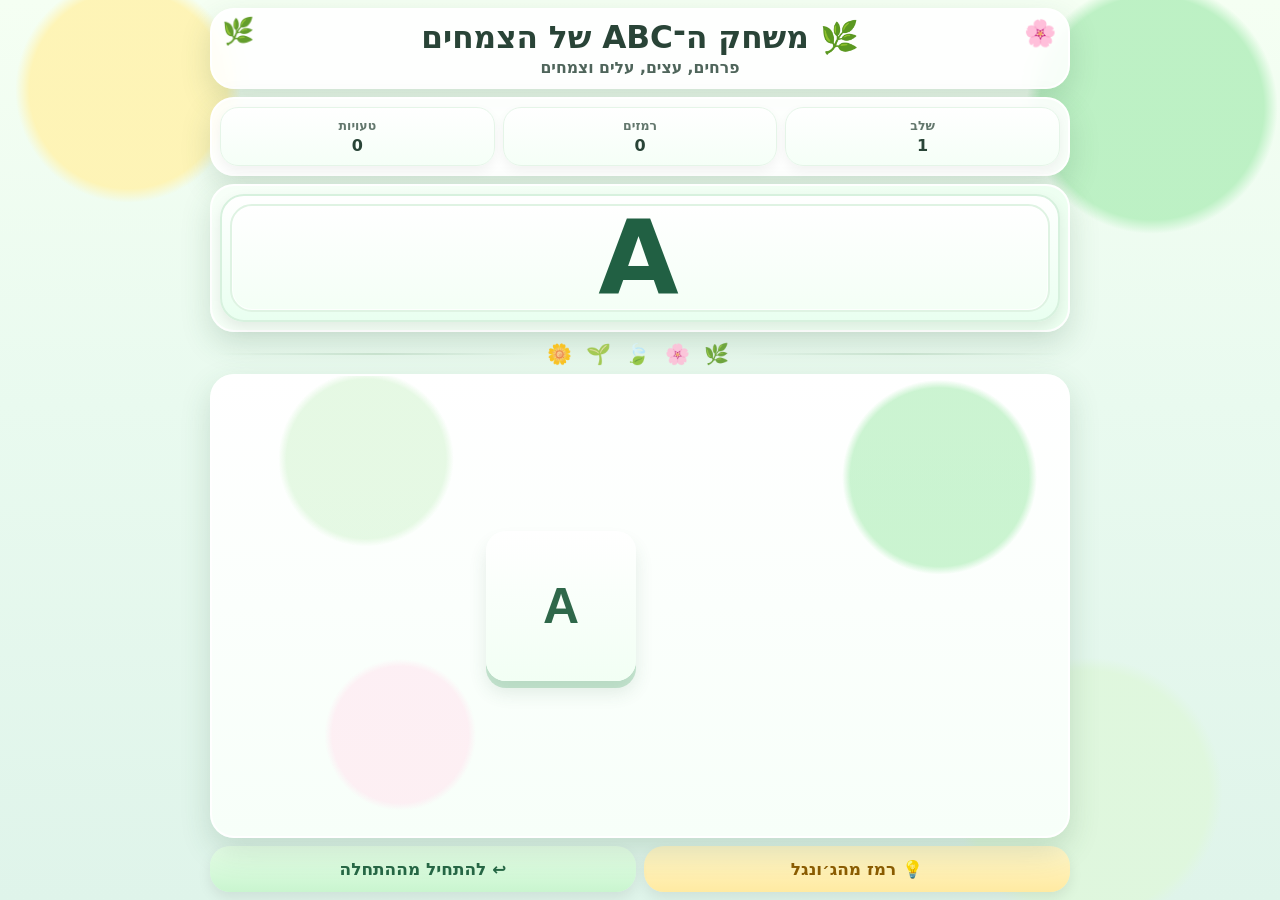
<file: abc-game/index.html>
<!DOCTYPE html> <html lang="he" dir="rtl"> <head> <meta charset="UTF-8" /> <meta name="viewport" content="width=device-width, initial-scale=1, viewport-fit=cover" /> <title>משחק ה-ABC של הצמחים</title> <style> :root{ --ink:#294437; --green:#2f9e63; --green2:#56c27e; --soft:#ecfff0; --soft2:#d8f5df; --bg1:#f5fff3; --bg2:#dff4ea; --shadow:0 12px 30px rgba(52,98,68,.18); } *{box-sizing:border-box;-webkit-tap-highlight-color:transparent} html,body{ margin:0; width:100%; height:100%; overflow:hidden; font-family:system-ui,-apple-system,"Segoe UI",Arial,sans-serif; color:var(--ink); background: radial-gradient(circle at 10% 10%, rgba(255,243,176,.9) 0 7%, transparent 8%), radial-gradient(circle at 90% 12%, rgba(186,240,194,.95) 0 8%, transparent 9%), radial-gradient(circle at 85% 88%, rgba(223,247,221,.95) 0 9%, transparent 10%), linear-gradient(180deg,var(--bg1) 0%, #e9faef 45%, var(--bg2) 100%); } body{ padding: max(8px, env(safe-area-inset-top)) max(8px, env(safe-area-inset-right)) max(8px, env(safe-area-inset-bottom)) max(8px, env(safe-area-inset-left)); } .app{ width:min(860px,100%); height:calc(100dvh - 16px); margin:0 auto; display:grid; grid-template-rows:auto auto auto auto 1fr auto; gap:8px; } .card{ background:rgba(255,255,255,.88); border:2px solid rgba(255,255,255,.96); border-radius:24px; box-shadow:var(--shadow); backdrop-filter:blur(10px); } header{ text-align:center; padding:10px 14px; background:linear-gradient(135deg,#ffffff, #edfce8 40%, #dbf6e4 100%); position:relative; overflow:hidden; } header::before, header::after{ position:absolute; font-size:26px; opacity:.95; } header::before{content:"🌿";top:6px;left:10px} header::after{content:"🌸";top:8px;right:12px} h1{ margin:0; font-size:clamp(1.25rem,4.5vw,1.95rem); line-height:1.1; } .subtitle{ margin-top:4px; font-size:clamp(.8rem,2.5vw,.98rem); opacity:.82; font-weight:700; } .status{ display:grid; grid-template-columns:1fr 1fr 1fr; gap:8px; padding:8px; } .box{ background:linear-gradient(180deg,#fff,#f5fff7); border-radius:18px; text-align:center; padding:10px 8px; box-shadow:0 5px 12px rgba(0,0,0,.05); font-weight:900; border:1px solid #e5f5e8; } .box .small{ display:block; margin-bottom:3px; font-size:.78rem; opacity:.72; font-weight:700; } .new-letter-card{ padding:8px; background:linear-gradient(135deg,#f7fff8,#ecfff0); } .new-letter-btn{ width:100%; border:0; border-radius:24px; padding:8px; font:inherit; cursor:pointer; color:var(--ink); background:linear-gradient(180deg,#ffffff,#e9fff0); box-shadow:0 6px 14px rgba(0,0,0,.08); border:2px solid #d7f1de; display:block; } .new-letter-big{ min-height:108px; border-radius:22px; display:grid; place-items:center; background:linear-gradient(180deg,#ffffff,#f4fff6); border:2px solid #dff3e3; box-shadow:inset 0 0 0 1px rgba(255,255,255,.8); font-size:clamp(4rem,16vw,6.5rem); font-weight:900; line-height:1; color:#216043; letter-spacing:.03em; } .divider-strip{ display:grid; grid-template-columns:1fr auto 1fr; align-items:center; gap:10px; padding:2px 6px 0; } .divider-line{ height:2px; border-radius:999px; background:linear-gradient(90deg, transparent, #cfe8d5, transparent); } .divider-decor{ font-size:clamp(1rem,3vw,1.25rem); letter-spacing:4px; opacity:.85; white-space:nowrap; } .board-wrap{ min-height:0; overflow:hidden; display:grid; place-items:center; padding:8px; background: radial-gradient(circle at 18% 18%, rgba(223,247,221,.8) 0 10%, transparent 11%), radial-gradient(circle at 85% 22%, rgba(186,240,194,.75) 0 11%, transparent 12%), radial-gradient(circle at 22% 78%, rgba(255,231,240,.65) 0 9%, transparent 10%), linear-gradient(180deg,#fff, #f7fff9); } .board{ width:fit-content; max-width:100%; display:grid; align-content:center; justify-content:center; direction:ltr; margin:auto; } .letter{ width:100%; height:100%; min-width:0; min-height:0; border:0; border-radius:20px; background:linear-gradient(180deg,#ffffff,#f2fff4); color:#2f684a; box-shadow: 0 7px 0 rgba(78,168,108,.28), 0 12px 18px rgba(52,98,68,.12); font-size:clamp(1.35rem,5vw,2.5rem); font-weight:900; cursor:pointer; user-select:none; touch-action:manipulation; transition:transform .12s ease, box-shadow .12s ease, background .2s ease, opacity .2s ease; } .letter:active{ transform:translateY(4px) scale(.98); box-shadow: 0 2px 0 rgba(78,168,108,.25), 0 5px 10px rgba(52,98,68,.10); } .letter.done{ background:linear-gradient(180deg,#dcfff0,#c8ffe8); color:#167b58; opacity:.92; box-shadow: 0 4px 0 rgba(78,194,140,.25), 0 8px 12px rgba(78,194,140,.10); pointer-events:none; } .letter.wrong{ animation:shake .28s linear; background:linear-gradient(180deg,#ffe8ef,#ffd3df); color:#b23658; } .letter.hinting{ position:relative; z-index:2; animation:pulse 1s ease-in-out 3; background:linear-gradient(180deg,#fff8d5,#fff0a7); outline:4px solid rgba(255,205,82,.45); } .buttons{ display:grid; grid-template-columns:1fr 1fr; gap:8px; } .action{ width:100%; border:0; border-radius:20px; padding:13px 8px; font:inherit; font-size:clamp(.92rem,2.8vw,1.06rem); font-weight:900; cursor:pointer; box-shadow:0 6px 14px rgba(0,0,0,.08); } .hint-button{ background:linear-gradient(180deg,#fff7cb,#ffeaa2); color:#8c5c00; } .reset-button{ background:linear-gradient(180deg,#e8ffe9,#c9f5cf); color:#266745; } .overlay{ position:fixed; inset:0; z-index:25; display:none; place-items:center; padding:18px; background:rgba(38,82,58,.28); backdrop-filter:blur(6px); } .overlay.show{display:grid} .modal{ width:min(450px,100%); padding:24px 18px; border-radius:30px; background:linear-gradient(180deg,#fff, #f6fff8 60%, #edf9f2); box-shadow:0 24px 70px rgba(30,41,59,.25); text-align:center; border:2px solid #fff; } .modal .big-guide{ font-size:56px; margin-bottom:6px; } .modal h2{ margin:0 0 8px; font-size:clamp(1.75rem,8vw,2.9rem); color:#2f7a52; } .modal p{ margin:0 0 18px; font-size:1rem; font-weight:700; line-height:1.5; } .modal button{ width:100%; border:0; border-radius:18px; padding:14px; font:inherit; font-weight:900; cursor:pointer; } .continue-button{ background:linear-gradient(180deg,#56c27e,#2f9e63); color:#fff; } .confirm-buttons{ display:grid; grid-template-columns:1fr 1fr; gap:8px; } .no-button{ background:#ecf5ef; color:var(--ink); } .yes-button{ background:#2f9e63; color:#fff; } .celebration{ position:fixed; inset:0; z-index:15; overflow:hidden; pointer-events:none; } .confetti{ position:absolute; top:-30px; font-size:24px; animation:fall 1.9s linear forwards; } @keyframes shake{ 0%,100%{transform:translateX(0)} 25%{transform:translateX(-7px)} 75%{transform:translateX(7px)} } @keyframes pulse{ 0%,100%{transform:scale(1)} 50%{transform:scale(1.12)} } @keyframes fall{ to{ transform:translateY(110vh) rotate(600deg); opacity:.9; } } @media (max-width:720px){ .new-letter-big{ min-height:92px; } } @media (max-width:560px){ .app{ height:calc(100dvh - 12px); gap:6px; } .card{border-radius:18px} header{padding:8px 10px} .status{padding:6px;gap:6px} .box{padding:8px 4px} .board-wrap{padding:6px} .letter{border-radius:15px} .action{padding:11px 5px} } @media (max-height:700px){ .subtitle{display:none} header{padding-block:6px} .board{gap:5px} .action{padding:9px 5px} .new-letter-big{min-height:76px;font-size:clamp(3.1rem,12vw,4.8rem)} } </style> </head> <body> <main class="app"> <header class="card"> <h1>🌿 משחק ה־ABC של הצמחים</h1> <div class="subtitle">פרחים, עצים, עלים וצמחים</div> </header> <section class="card status"> <div class="box"> <span class="small">שלב</span> <span id="levelBox">1</span> </div> <div class="box"> <span class="small">רמזים</span> <span id="hintCount">0</span> </div> <div class="box"> <span class="small">טעויות</span> <span id="wrongCount">0</span> </div> </section> <section class="card new-letter-card"> <button id="newLetterBtn" class="new-letter-btn" type="button" aria-label="האות החדשה של השלב"> <div class="new-letter-big" id="newLetterText">A</div> </button> </section> <section class="divider-strip" aria-hidden="true"> <div class="divider-line"></div> <div class="divider-decor">🌿 🌸 🍃 🌱 🌼</div> <div class="divider-line"></div> </section> <section class="card board-wrap"> <div id="board" class="board" aria-label="לוח אותיות"></div> </section> <div class="buttons"> <button id="hintBtn" class="action hint-button" type="button">💡 רמז מהג׳ונגל</button> <button id="resetBtn" class="action reset-button" type="button">↩️ להתחיל מההתחלה</button> </div> </main> <div id="celebration" class="celebration" aria-hidden="true"></div> <div id="resultOverlay" class="overlay" role="dialog" aria-modal="true"> <div class="modal"> <div class="big-guide">🪴</div> <h2 id="resultTitle">כל הכבוד! 🎉</h2> <p id="resultText"></p> <button id="nextBtn" class="continue-button" type="button">המשך</button> </div> </div> <div id="resetOverlay" class="overlay" role="dialog" aria-modal="true"> <div class="modal"> <div class="big-guide">🌸</div> <h2>להתחיל מההתחלה?</h2> <p>אם תלחצי כן, נחזור לשלב הראשון שבו יש רק את האות A.</p> <div class="confirm-buttons"> <button id="cancelResetBtn" class="no-button" type="button">לא</button> <button id="confirmResetBtn" class="yes-button" type="button">כן</button> </div> </div> </div> <script> (() => { const alphabet = "ABCDEFGHIJKLMNOPQRSTUVWXYZ".split(""); const boardWrap = document.querySelector(".board-wrap"); const board = document.getElementById("board"); const levelBox = document.getElementById("levelBox"); const hintCountEl = document.getElementById("hintCount"); const wrongCountEl = document.getElementById("wrongCount"); const newLetterText = document.getElementById("newLetterText"); const newLetterBtn = document.getElementById("newLetterBtn"); const hintBtn = document.getElementById("hintBtn"); const resetBtn = document.getElementById("resetBtn"); const resultOverlay = document.getElementById("resultOverlay"); const resultTitle = document.getElementById("resultTitle"); const resultText = document.getElementById("resultText"); const nextBtn = document.getElementById("nextBtn"); const resetOverlay = document.getElementById("resetOverlay"); const cancelResetBtn = document.getElementById("cancelResetBtn"); const confirmResetBtn = document.getElementById("confirmResetBtn"); const celebration = document.getElementById("celebration"); let stageSize = Number(localStorage.getItem("abc-share-plants-visible") || 1); stageSize = Math.max(1, Math.min(stageSize, 26)); let expectedIndex = 0; let hintClicks = 0; let wrongClicks = 0; let hintStage = 0; let inactivityTimer = null; let boardPassed = false; let preferredVoice = null; let activeUtterance = null; function resolveVoice() { if (!("speechSynthesis" in window)) return; const voices = window.speechSynthesis.getVoices(); preferredVoice = voices.find(voice => voice.lang && voice.lang.toLowerCase() === "en-us") || voices.find(voice => voice.lang && voice.lang.toLowerCase().startsWith("en")) || null; } function makeUtterance(letter) { const utterance = new SpeechSynthesisUtterance(letter); utterance.lang = "en-US"; utterance.rate = 0.7; utterance.pitch = 1; utterance.volume = 1; if (preferredVoice) utterance.voice = preferredVoice; return utterance; } function speakLetter(letter) { if (!("speechSynthesis" in window)) return; const synth = window.speechSynthesis; if (synth.paused) synth.resume(); synth.cancel(); const utterance = makeUtterance(letter); activeUtterance = utterance; utterance.onend = utterance.onerror = () => { if (activeUtterance === utterance) activeUtterance = null; }; synth.speak(utterance); } function currentLetters() { return alphabet.slice(0, stageSize); } function newestLetter() { return alphabet[stageSize - 1]; } function updateNewLetterCard() { newLetterText.textContent = newestLetter(); } function shuffle(items) { const arr = [...items]; for (let i = arr.length - 1; i > 0; i--) { const j = Math.floor(Math.random() * (i + 1)); [arr[i], arr[j]] = [arr[j], arr[i]]; } return arr; } function columnsFor(total) { if (total <= 4) return 2; if (total <= 9) return 3; if (total <= 16) return 4; if (total <= 25) return 5; return 6; } function jungleSay(text) { } function resetBoardState() { expectedIndex = 0; hintClicks = 0; wrongClicks = 0; hintStage = 0; boardPassed = false; hintCountEl.textContent = "0"; wrongCountEl.textContent = "0"; levelBox.textContent = String(stageSize); updateNewLetterCard(); resultOverlay.classList.remove("show"); resetOverlay.classList.remove("show"); renderBoard(); updateStartMessage(); resetIdleHint(); } function sizeBoard() { const total = currentLetters().length; const cols = columnsFor(total); const rows = Math.ceil(total / cols); const gap = window.innerHeight < 700 ? 5 : 8; const wrapStyle = getComputedStyle(boardWrap); const padX = parseFloat(wrapStyle.paddingLeft) + parseFloat(wrapStyle.paddingRight); const padY = parseFloat(wrapStyle.paddingTop) + parseFloat(wrapStyle.paddingBottom); const availableWidth = Math.max(0, boardWrap.clientWidth - padX); const availableHeight = Math.max(0, boardWrap.clientHeight - padY); const byWidth = (availableWidth - gap * (cols - 1)) / cols; const byHeight = (availableHeight - gap * (rows - 1)) / rows; let cellSize = Math.floor(Math.min(byWidth, byHeight, 150)); if (!Number.isFinite(cellSize) || cellSize <= 0) return; cellSize = Math.max(28, cellSize); board.style.gridTemplateColumns = `repeat(${cols}, ${cellSize}px)`; board.style.gridAutoRows = `${cellSize}px`; board.style.gap = `${gap}px`; board.querySelectorAll(".letter").forEach(button => { button.style.fontSize = `${Math.max(24, Math.min(50, cellSize * 0.34))}px`; }); } function renderBoard() { const letters = currentLetters(); board.innerHTML = ""; shuffle(letters).forEach(letter => { const button = document.createElement("button"); button.type = "button"; button.className = "letter"; button.textContent = letter; button.dataset.letter = letter; button.addEventListener("pointerdown", () => speakLetter(letter)); button.addEventListener("click", () => choose(button, letter)); board.appendChild(button); }); sizeBoard(); requestAnimationFrame(sizeBoard); } function updateStartMessage() { if (stageSize === 1) { jungleSay("היי! אני צמח הג׳ונגל. לחצי על A כדי להתחיל 🌱"); } else { jungleSay("קדימה! איזו אות מתחילה את ה־ABC? 🍃"); } } function choose(button, letter) { const letters = currentLetters(); const wanted = letters[expectedIndex]; clearTimeout(inactivityTimer); if (letter === wanted) { button.classList.remove("hinting"); button.classList.add("done"); expectedIndex++; hintStage = 0; if (expectedIndex === letters.length) { jungleSay("יופי! סיימת את כל הלוח! 🌴"); setTimeout(finishBoard, 300); return; } const previous = letters[expectedIndex - 1]; jungleSay(`כל הכבוד! מה בא אחרי ${previous}? 🌿`); resetIdleHint(); return; } wrongClicks++; wrongCountEl.textContent = String(wrongClicks); button.classList.remove("wrong"); void button.offsetWidth; button.classList.add("wrong"); jungleSay("אופס, זו לא האות הנכונה. נסי שוב 🍃"); setTimeout(() => { button.classList.remove("wrong"); }, 320); resetIdleHint(); } function showHint() { const letters = currentLetters(); if (expectedIndex >= letters.length) return; hintClicks++; hintCountEl.textContent = String(hintClicks); const wanted = letters[expectedIndex]; if (hintStage === 0) { if (expectedIndex === 0) { jungleSay("רמז מהג׳ונגל: ה־ABC מתחיל באות A 🌱"); } else { const previous = letters[expectedIndex - 1]; jungleSay(`רמז: מה בא אחרי ${previous}? 🌿`); } hintStage = 1; resetIdleHint(); return; } const button = [...board.children].find(item => item.dataset.letter === wanted); if (!button) return; button.classList.remove("hinting"); void button.offsetWidth; button.classList.add("hinting"); jungleSay("אני מראה לך את האות הנכונה עכשיו 💡🍃"); hintStage = 2; setTimeout(() => { button.classList.remove("hinting"); }, 3000); resetIdleHint(); } function finishBoard() { clearTimeout(inactivityTimer); const perfect = hintClicks === 0 && wrongClicks === 0; boardPassed = perfect; if (perfect) { confetti(); if (stageSize < 26) { resultTitle.textContent = "כל הכבוד! 🎉"; resultText.textContent = `סיימת את שלב ${stageSize} בלי רמזים ובלי טעויות. הצמחים גאים בך! עכשיו עוברים לשלב ${stageSize + 1}.`; nextBtn.textContent = "לשלב הבא"; } else { resultTitle.textContent = "אלופה! 🏆"; resultText.textContent = "סיימת את כל האותיות מ־A עד Z בלי רמזים ובלי טעויות. כל הצמחים גאים בך!"; nextBtn.textContent = "לשחק שוב"; } } else { resultTitle.textContent = "ננסה שוב 😊"; resultText.textContent = `בלוח הזה היו ${hintClicks} רמזים ו־${wrongClicks} טעויות. כדי לעבור שלב צריך לסיים בלי רמזים ובלי טעויות.`; nextBtn.textContent = "לנסות שוב"; } resultOverlay.classList.add("show"); } function continueAfterBoard() { resultOverlay.classList.remove("show"); if (boardPassed) { stageSize = stageSize < 26 ? stageSize + 1 : 1; localStorage.setItem("abc-share-plants-visible", String(stageSize)); } resetBoardState(); } function resetIdleHint() { clearTimeout(inactivityTimer); inactivityTimer = setTimeout(() => { const letters = currentLetters(); if (expectedIndex >= letters.length) return; if (expectedIndex === 0) { jungleSay("נתקעת? אפשר ללחוץ על רמז מהג׳ונגל 💡"); } else { const previous = letters[expectedIndex - 1]; jungleSay(`נתקעת? מה בא אחרי ${previous}? 🌿`); } hintStage = Math.max(hintStage, 1); }, 7000); } function confetti() { celebration.innerHTML = ""; const symbols = ["⭐","🌿","🍃","🌱","🌸","🌼","🌺","🪴","🌴","🌳","🎉"]; for (let i = 0; i < 26; i++) { const piece = document.createElement("span"); piece.className = "confetti"; piece.textContent = symbols[Math.floor(Math.random() * symbols.length)]; piece.style.left = Math.random() * 100 + "vw"; piece.style.animationDelay = Math.random() * .5 + "s"; piece.style.animationDuration = (1.3 + Math.random() * 1.2) + "s"; celebration.appendChild(piece); } setTimeout(() => { celebration.innerHTML = ""; }, 2900); } hintBtn.addEventListener("click", showHint); newLetterBtn.addEventListener("pointerdown", () => { speakLetter(newestLetter()); }); newLetterBtn.addEventListener("keydown", event => { if (event.key === "Enter" || event.key === " ") speakLetter(newestLetter()); }); resetBtn.addEventListener("click", () => { resetOverlay.classList.add("show"); }); cancelResetBtn.addEventListener("click", () => { resetOverlay.classList.remove("show"); }); confirmResetBtn.addEventListener("click", () => { stageSize = 1; localStorage.setItem("abc-share-plants-visible", "1"); resetBoardState(); }); nextBtn.addEventListener("click", continueAfterBoard); if ("speechSynthesis" in window) { resolveVoice(); window.speechSynthesis.addEventListener("voiceschanged", resolveVoice); } window.addEventListener("resize", sizeBoard); window.addEventListener("orientationchange", () => requestAnimationFrame(sizeBoard)); resetBoardState(); })(); </script> </body> </html>
</file>
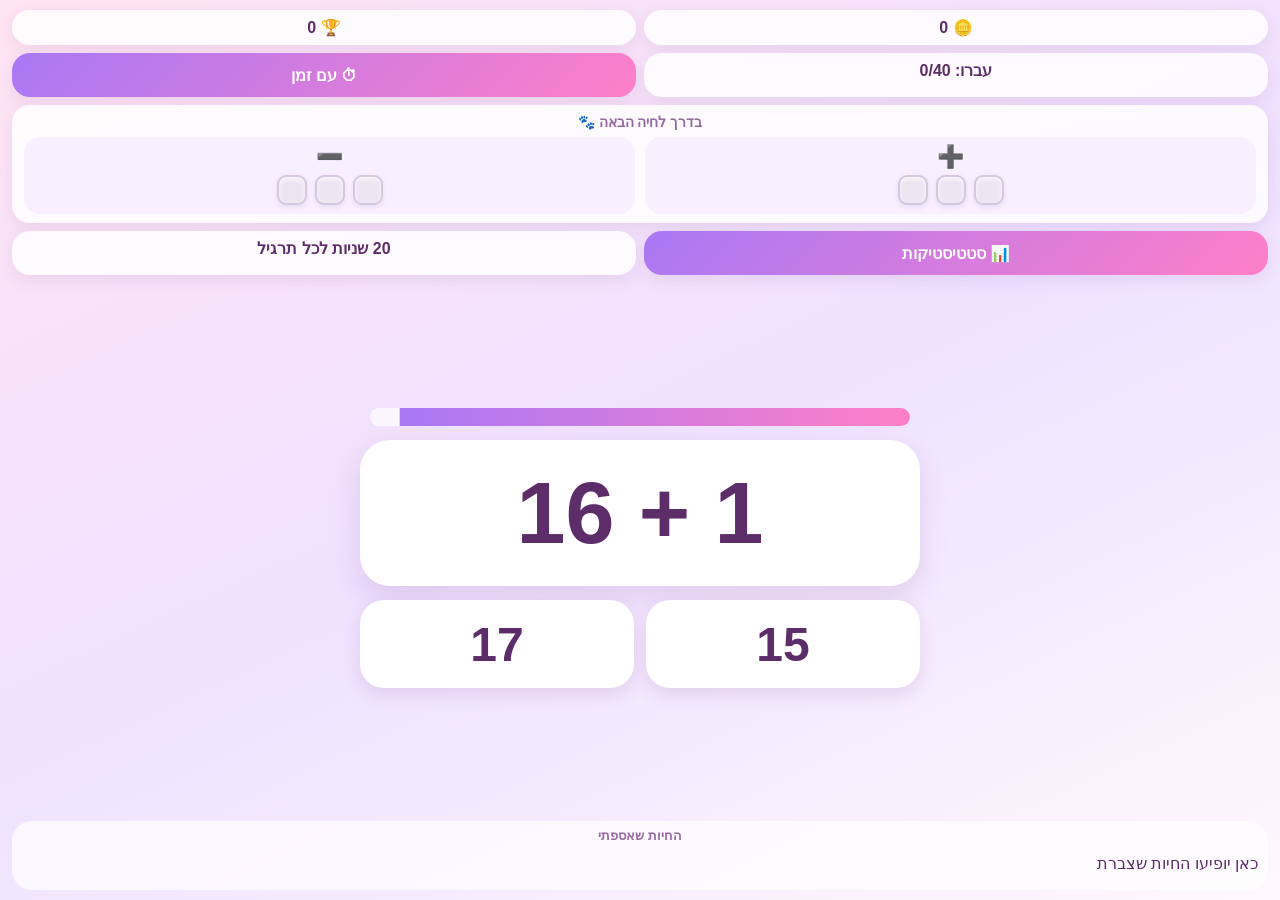
<file: math-game/index.html>
<!doctype html>
<html lang="he" dir="rtl">
<head>
<meta charset="utf-8">
<meta name="viewport" content="width=device-width,initial-scale=1,viewport-fit=cover">
<title>משחק חשבון</title>
<style>
:root{--p:#ff7fc8;--v:#a978f4;--t:#5c2d68;--m:#966ca0;--g:#dff7e4;--r:#ffdbe4}
*{box-sizing:border-box;-webkit-tap-highlight-color:transparent}html,body{margin:0;height:100%;font-family:Arial,sans-serif;color:var(--t)}
body{background:linear-gradient(155deg,#ffe4f3,#efe1ff,#fff8fc);overflow:hidden;user-select:none}
.app{min-height:100dvh;display:flex;flex-direction:column;gap:8px;padding:max(10px,env(safe-area-inset-top)) 12px max(10px,env(safe-area-inset-bottom))}
.grid{display:grid;grid-template-columns:1fr 1fr;gap:8px}
.box,.btn,.animalProgress{background:#ffffffd9;border-radius:18px;padding:8px 10px;box-shadow:0 5px 16px #783e8c1a;text-align:center;font-weight:900}
.btn{border:0;background:linear-gradient(135deg,var(--v),var(--p));color:white;font-size:16px;min-height:44px}
.animalProgress{padding:9px 12px}.apTitle{font-size:14px;color:var(--m);margin-bottom:7px}.meters{display:grid;grid-template-columns:1fr 1fr;gap:10px}
.meterGroup{background:#f8efff;border-radius:16px;padding:9px 8px}
.meterLabel{font-size:22px;font-weight:900;margin-bottom:7px;line-height:1}
.cubes{display:flex;justify-content:center;gap:8px;direction:ltr}
.cube{display:block;width:30px;height:30px;border-radius:9px;background:#eee5f2;border:2px solid #d8c8df;box-shadow:inset 0 2px 4px #ffffffcc,0 2px 5px #783e8c1c;transition:background .18s,border-color .18s,transform .18s,box-shadow .18s}
.cube.filled{transform:scale(1.05)}
.cube.filled.plus{background:linear-gradient(145deg,#ff9bd6,#ff5fb7);border-color:#ff5fb7;box-shadow:0 3px 9px #ff7fc877}
.cube.filled.minus{background:linear-gradient(145deg,#c4a9ff,#9368ee);border-color:#9368ee;box-shadow:0 3px 9px #a978f477}
.game{flex:1;min-height:0;display:flex;flex-direction:column;justify-content:center;align-items:center;gap:14px}
.timer{width:min(92vw,540px);height:18px;background:#ffffffb8;border-radius:999px;overflow:hidden}.bar{height:100%;background:linear-gradient(90deg,var(--v),var(--p));transform-origin:right center}
.eq{width:min(94vw,560px);background:#fff;border-radius:30px;text-align:center;padding:22px 10px;font-size:clamp(52px,14vw,88px);font-weight:900;direction:ltr;box-shadow:0 12px 28px #6f3d8426}
.answers{width:min(94vw,560px);display:grid;grid-template-columns:1fr 1fr;gap:12px}
.answer{border:0;border-radius:24px;min-height:88px;background:#fff;font-size:clamp(34px,9vw,48px);font-weight:900;color:var(--t);box-shadow:0 7px 18px #783e8c24}
.answer.good{background:var(--g)}.answer.bad{background:var(--r)}
.animalsBox{background:#ffffffb8;border-radius:20px;padding:7px 10px}.animalsTitle{text-align:center;font-size:13px;color:var(--m);font-weight:800}.animals{display:flex;gap:7px;overflow-x:auto;min-height:40px;align-items:center}.animal{font-size:33px}
.overlay{position:fixed;inset:0;display:none;place-items:center;background:#47235361;z-index:20;padding:16px}.overlay.show{display:grid}
.card{width:min(94vw,500px);max-height:88dvh;overflow:auto;background:#fff7fc;border-radius:28px;padding:20px 14px;box-shadow:0 20px 60px #0003}
.title{text-align:center;font-size:28px;font-weight:900}.big{text-align:center;font-size:84px}.sub{text-align:center;color:var(--m);font-size:18px;margin:8px 0}
.close{display:block;margin:16px auto 0;border:0;border-radius:18px;padding:12px 22px;background:#ffe88e;color:var(--t);font-size:20px;font-weight:900}
.statsWrap{margin-top:14px;overflow:auto;border-radius:14px}.stats{width:100%;border-collapse:collapse;background:#fff;text-align:center}.stats th{position:sticky;top:0;background:#f3e7ff;padding:10px 6px}.stats td{padding:9px 6px;border-top:1px solid #f1e6f3;font-weight:800}.stats td:first-child{direction:ltr}
.coin{position:fixed;font-size:40px;pointer-events:none;animation:fly .7s forwards}@keyframes fly{to{transform:translateY(-90px);opacity:0}}
</style>
</head>
<body>
<div class="app">
  <div class="grid"><div class="box">🪙 <span id="coins">0</span></div><div class="box">🏆 <span id="trophies">0</span></div></div>
  <div class="grid"><div class="box">עברו: <span id="progress">0/40</span></div><button class="btn" id="timeMode">⏱ עם זמן</button></div>
  <div class="animalProgress">
    <div class="apTitle">בדרך לחיה הבאה 🐾</div>
    <div class="meters">
      <div class="meterGroup">
        <div class="meterLabel">➕</div>
        <div class="cubes" id="plusCubes"><span class="cube"></span><span class="cube"></span><span class="cube"></span></div>
      </div>
      <div class="meterGroup">
        <div class="meterLabel">➖</div>
        <div class="cubes" id="minusCubes"><span class="cube"></span><span class="cube"></span><span class="cube"></span></div>
      </div>
    </div>
  </div>
  <div class="grid"><button class="btn" id="openStats">📊 סטטיסטיקות</button><div class="box" id="modeLabel">20 שניות לכל תרגיל</div></div>
  <main class="game"><div class="timer" id="timer"><div class="bar" id="bar"></div></div><div class="eq" id="eq"></div><div class="answers" id="answers"></div></main>
  <div class="animalsBox"><div class="animalsTitle">החיות שאספתי</div><div class="animals" id="animals"><span id="empty">כאן יופיעו החיות שצברת</span></div></div>
</div>
<div class="overlay" id="reward"><div class="card"><div class="big" id="rewardIcon">🌟</div><div class="title" id="rewardTitle">כל הכבוד!</div><div class="sub" id="rewardSub"></div><button class="close" id="nextStage"></button></div></div>
<div class="overlay" id="statsModal"><div class="card"><div class="title">📊 סטטיסטיקות</div><div class="statsWrap"><table class="stats"><thead><tr><th>תרגיל</th><th>נכון</th><th>לא נכון</th><th>זמן</th></tr></thead><tbody id="statsBody"></tbody></table></div><button class="close" id="closeStats">סגור</button></div></div>
<script>
(()=> {
const pool=["🦄","🐶","🐱","🐰","🦊","🐼","🐨","🐯","🦁","🐸","🐵","🐧","🦋","🐢","🦜","🐳","🦒","🐷","🐮","🐥"];
const SUPABASE_URL="https://tsipzmkmiazxnnfaropq.supabase.co";
const SUPABASE_PUBLISHABLE_KEY="sb_publishable_rHIENRRRmE_8oc54rRGzxA_kDedl5QI";
const params=new URLSearchParams(location.search);
let player=(params.get("player")||localStorage.getItem("mathGamePlayer")||"").trim();
if(!player){
  player=(prompt("שם פרטי או כינוי:")||"אורח").trim()||"אורח";
  localStorage.setItem("mathGamePlayer",player);
}
const $=id=>document.getElementById(id), eq=$("eq"),answers=$("answers"),bar=$("bar"),timer=$("timer");
let step=1,coins=0,trophies=0,animals=[],queue=[],current=null,passed=new Set(),locked=false,timed=true,raf=null,start=0;
let plusP=0,minusP=0,totalCorrect=0,totalWrong=0; const LIMIT=20000, stats={};
function shuffle(a){for(let i=a.length-1;i>0;i--){let j=Math.floor(Math.random()*(i+1));[a[i],a[j]]=[a[j],a[i]]}return a}
function key(q){return q.a+" "+q.op+" "+q.step}
function build(s){let a=[];for(let n=0;n<=20-s;n++)a.push({a:n,op:"+",step:s,answer:n+s});for(let n=s;n<=20;n++)a.push({a:n,op:"−",step:s,answer:n-s});return a}
function total(){return 2*(21-step)}
function ensure(q){if(!stats[key(q)])stats[key(q)]={correct:0,wrong:0,lastCorrect:null}}
function fmt(ms){return ms==null?"—":(ms/1000).toFixed(1)+" שניות"}
function updateProgress(){$("progress").textContent=passed.size+"/"+total()}
function startStage(){stopTimer();queue=shuffle(build(step));queue.forEach(ensure);passed=new Set();updateProgress();nextQuestion()}
function nextQuestion(){stopTimer();if(passed.size===total())return finishStage();while(queue.length){let q=queue.shift();if(!passed.has(key(q))){current=q;break}}if(!current||passed.has(key(current))){queue=shuffle(build(step).filter(q=>!passed.has(key(q))));current=queue.shift()}eq.textContent=current.a+" "+current.op+" "+current.step;renderChoices();locked=false;startTimer()}
function startTimer(){stopTimer();start=performance.now();bar.style.transform="scaleX(1)";if(!timed)return;const tick=now=>{let e=now-start,r=Math.max(0,1-e/LIMIT);bar.style.transform="scaleX("+r+")";if(e>=LIMIT)return timeout();raf=requestAnimationFrame(tick)};raf=requestAnimationFrame(tick)}
function stopTimer(){if(raf){cancelAnimationFrame(raf);raf=null}}
function choices(){let d=current.a-current.step,u=current.a+current.step,a=[];if(d>=0&&d<=20)a.push(d);if(u>=0&&u<=20&&!a.includes(u))a.push(u);if(a.length<2){for(let x=0;x<=20&&a.length<2;x++)if(x!==current.answer&&!a.includes(x))a.push(x)}if(!a.includes(current.answer))a[0]=current.answer;return shuffle(a.slice(0,2))}
function renderChoices(){answers.innerHTML="";choices().forEach(v=>{let b=document.createElement("button");b.className="answer";b.textContent=v;b.onclick=e=>choose(v,b,e);answers.appendChild(b)})}
function record(ok,chosen=null){
  ensure(current);
  let s=stats[key(current)],elapsed=Math.round(performance.now()-start);
  if(ok){s.correct++;s.lastCorrect=elapsed;totalCorrect++}else{s.wrong++;totalWrong++}
  sendAttempt(ok,chosen,elapsed);
}
function sendAttempt(ok,chosen,elapsed){
  const payload={
    player:player.slice(0,80),
    exercise:key(current),
    operand:current.a,
    operation:current.op,
    step:current.step,
    answer:current.answer,
    chosen:chosen,
    correct:ok,
    elapsed_ms:elapsed,
    timed_mode:timed
  };
  fetch(SUPABASE_URL+"/rest/v1/math_game_attempts",{
    method:"POST",
    headers:{
      "Content-Type":"application/json",
      "apikey":SUPABASE_PUBLISHABLE_KEY,
      "Authorization":"Bearer "+SUPABASE_PUBLISHABLE_KEY,
      "Prefer":"return=minimal"
    },
    body:JSON.stringify(payload)
  }).catch(()=>{});
}
function requeue(){queue.push(current);shuffle(queue)}
function choose(v,b,e){if(locked)return;locked=true;stopTimer();if(v===current.answer){b.classList.add("good");record(true,v);coins++;$("coins").textContent=coins;coin(e.clientX,e.clientY);passed.add(key(current));updateProgress();animalProgress(true)}else{b.classList.add("bad");record(false,v);animalProgress(false);requeue()}setTimeout(()=>{current=null;nextQuestion()},420)}
function timeout(){if(locked)return;locked=true;stopTimer();bar.style.transform="scaleX(0)";record(false,null);animalProgress(false);requeue();setTimeout(()=>{current=null;nextQuestion()},350)}
function animalProgress(ok){let plus=current.op==="+";if(ok){if(plus)plusP=Math.min(3,plusP+1);else minusP=Math.min(3,minusP+1)}else{if(plus)plusP=Math.max(0,plusP-1);else minusP=Math.max(0,minusP-1)}if(plusP===3&&minusP===3){addAnimal();plusP=minusP=0}updateMeters()}
function updateMeters(){
    [...$("plusCubes").children].forEach((c,i)=>c.className="cube"+(i<plusP?" filled plus":""));
    [...$("minusCubes").children].forEach((c,i)=>c.className="cube"+(i<minusP?" filled minus":""));
  }
function addAnimal(){let a=pool[Math.floor(Math.random()*pool.length)];animals.push(a);let e=$("empty");if(e)e.remove();let s=document.createElement("span");s.className="animal";s.textContent=a;$("animals").prepend(s)}
function coin(x,y){let c=document.createElement("div");c.className="coin";c.textContent="🪙";c.style.left=(x-20)+"px";c.style.top=(y-20)+"px";document.body.appendChild(c);setTimeout(()=>c.remove(),750)}
function finishStage(){stopTimer();trophies++;$("trophies").textContent=trophies;if(step===1){$("rewardIcon").textContent="🌟";$("rewardSub").textContent=timed?"עברת את כל התרגילים בזמן.":"סיימת את כל התרגילים.";$("nextStage").textContent="לעבור לפלוס ומינוס 2"}else{$("rewardIcon").textContent="🏆";$("rewardSub").textContent="סיימת גם את השלב הזה!";$("nextStage").textContent="לשחק שוב"}$("reward").classList.add("show")}
function renderStats(){let body=$("statsBody");body.innerHTML="";build(step).forEach(q=>{ensure(q);let s=stats[key(q)],tr=document.createElement("tr");tr.innerHTML="<td>"+key(q)+"</td><td>"+s.correct+"</td><td>"+s.wrong+"</td><td>"+fmt(s.lastCorrect)+"</td>";body.appendChild(tr)})}
$("nextStage").onclick=()=>{$("reward").classList.remove("show");if(step===1)step=2;startStage()};
$("timeMode").onclick=()=>{timed=!timed;if(timed){$("timeMode").textContent="⏱ עם זמן";$("modeLabel").textContent="20 שניות לכל תרגיל";timer.style.display="";if(current&&!locked)startTimer()}else{$("timeMode").textContent="♾️ בלי זמן";$("modeLabel").textContent="ללא הגבלת זמן";timer.style.display="none";if(current&&!locked)start=performance.now();stopTimer()}};
$("openStats").onclick=()=>{stopTimer();renderStats();$("statsModal").classList.add("show")};
$("closeStats").onclick=()=>{$("statsModal").classList.remove("show");if(current&&!locked)startTimer()};
$("statsModal").onclick=e=>{if(e.target===$("statsModal")){$("statsModal").classList.remove("show");if(current&&!locked)startTimer()}};
updateMeters();startStage();
})();
</script>
</body>
</html>
</file>
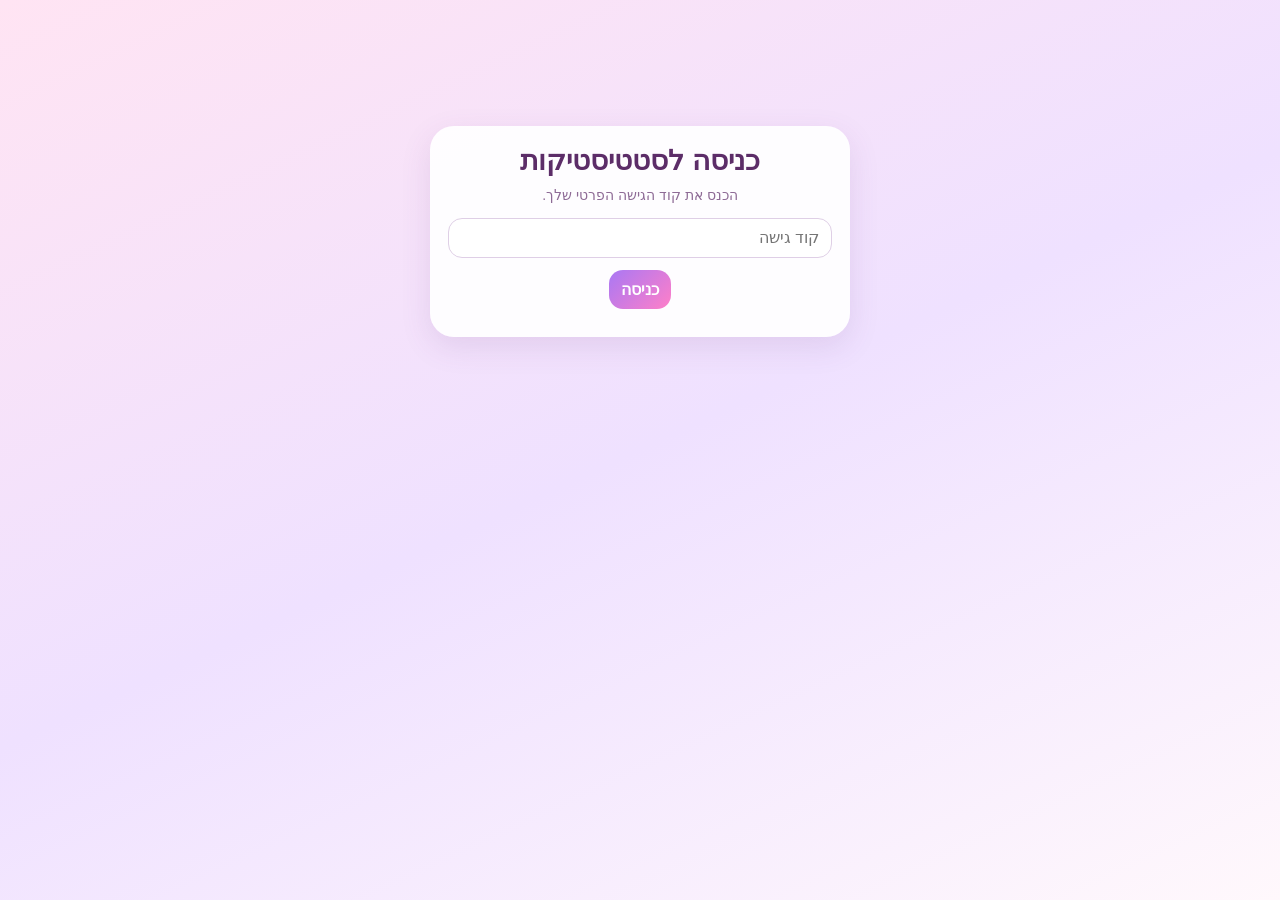
<file: math-game/stats/index.html>
<!doctype html>
<html lang="he" dir="rtl">
<head>
<meta charset="utf-8">
<meta name="viewport" content="width=device-width,initial-scale=1,viewport-fit=cover">
<title>סטטיסטיקות משחק חשבון</title>
<style>
:root{--p:#ff7fc8;--v:#a978f4;--t:#5c2d68;--m:#8e6b96;--line:#efe4f3}
*{box-sizing:border-box}html,body{margin:0;min-height:100%;font-family:Arial,sans-serif;color:var(--t)}
body{background:linear-gradient(155deg,#ffe4f3,#efe1ff,#fff8fc);padding:18px}
.wrap{max-width:900px;margin:auto}
.card{background:#fffffff0;border-radius:24px;padding:18px;box-shadow:0 10px 30px #6f3d8420;margin-bottom:14px}
h1{margin:0 0 8px;font-size:28px}.sub{color:var(--m);font-size:14px;line-height:1.5}
.controls{display:flex;gap:8px;flex-wrap:wrap;align-items:center;margin-top:14px}
select,button,input{font:inherit;border-radius:14px;padding:10px 12px;border:1px solid #dfcfe6;color:var(--t);background:white}
button{border:0;background:linear-gradient(135deg,var(--v),var(--p));color:white;font-weight:900;cursor:pointer}
#logout{background:#eee4f2;color:var(--t)}
.summary{display:grid;grid-template-columns:repeat(3,1fr);gap:8px;margin-top:12px}
.summary div{background:#f8efff;border-radius:14px;padding:10px;text-align:center;font-weight:800}
.tableWrap{overflow:auto;border-radius:16px;border:1px solid var(--line)}
table{width:100%;border-collapse:collapse;background:white;text-align:center}
th{position:sticky;top:0;background:#f3e7ff;padding:11px 8px;font-weight:900}
td{padding:10px 8px;border-top:1px solid var(--line);font-weight:700;white-space:nowrap}
td:first-child{direction:ltr;font-weight:900}
.empty{text-align:center;padding:30px;color:var(--m)}
.login{max-width:420px;margin:12vh auto 0;text-align:center}
.login input{width:100%;margin:12px 0}
@media(max-width:600px){body{padding:10px}.summary{grid-template-columns:1fr}.card{padding:14px}h1{font-size:24px}}
</style>
</head>
<body>
<div class="wrap" id="app" hidden>
  <div class="card">
    <h1>📊 סטטיסטיקות משחק חשבון</h1>
    <div class="sub">הזמן בטבלה הוא הזמן הממוצע לתשובות נכונות.</div>
    <div class="controls">
      <select id="playerSelect"></select>
      <button id="refresh">רענן</button>
      <button id="logout">שכח קוד גישה</button>
    </div>
    <div class="summary">
      <div>✅ נכון: <span id="sumCorrect">0</span></div>
      <div>❌ לא נכון: <span id="sumWrong">0</span></div>
      <div>🕒 פעילות אחרונה: <span id="lastSeen">—</span></div>
    </div>
  </div>
  <div class="card">
    <div class="tableWrap">
      <table>
        <thead><tr><th>תרגיל</th><th>נכון</th><th>לא נכון</th><th>זמן</th></tr></thead>
        <tbody id="tbody"></tbody>
      </table>
      <div class="empty" id="empty" hidden>עדיין אין נתונים להצגה.</div>
    </div>
  </div>
</div>

<div class="card login" id="login" hidden>
  <h1>כניסה לסטטיסטיקות</h1>
  <div class="sub">הכנס את קוד הגישה הפרטי שלך.</div>
  <input id="code" type="password" autocomplete="off" placeholder="קוד גישה">
  <button id="loginBtn">כניסה</button>
  <div class="sub" id="error" style="margin-top:10px"></div>
</div>

<script>
const STATS_URL="https://tsipzmkmiazxnnfaropq.supabase.co/functions/v1/math-game-stats";
let rows=[];

function fmt(ms){
  if(ms==null) return "—";
  return (Number(ms)/1000).toFixed(1)+" שניות";
}
function fmtDate(s){
  if(!s) return "—";
  try{return new Date(s).toLocaleString("he-IL")}catch{return "—"}
}
function getToken(){
  const p=new URLSearchParams(location.search);
  const fromUrl=p.get("key");
  if(fromUrl){
    localStorage.setItem("mathGameAdminKey",fromUrl);
    history.replaceState(null,"",location.pathname);
    return fromUrl;
  }
  return localStorage.getItem("mathGameAdminKey")||"";
}
async function fetchStats(token){
  const res=await fetch(STATS_URL,{
    method:"GET",
    headers:{"x-admin-token":token}
  });
  if(!res.ok) throw new Error("unauthorized");
  return await res.json();
}
async function load(token){
  try{
    rows=await fetchStats(token);
    if(!Array.isArray(rows)) rows=[];
    document.getElementById("login").hidden=true;
    document.getElementById("app").hidden=false;
    populatePlayers();
    render();
  }catch(e){
    localStorage.removeItem("mathGameAdminKey");
    document.getElementById("app").hidden=true;
    document.getElementById("login").hidden=false;
    document.getElementById("error").textContent="קוד הגישה לא נכון.";
  }
}
function populatePlayers(){
  const sel=document.getElementById("playerSelect");
  const old=sel.value;
  const players=[...new Set(rows.map(r=>r.player))].sort((a,b)=>a.localeCompare(b,"he"));
  sel.innerHTML="";
  if(players.length===0){
    const o=document.createElement("option");o.value="";o.textContent="אין שחקנים";sel.appendChild(o);return;
  }
  players.forEach(p=>{const o=document.createElement("option");o.value=p;o.textContent=p;sel.appendChild(o)});
  if(players.includes(old)) sel.value=old;
}
function render(){
  const player=document.getElementById("playerSelect").value;
  const data=rows.filter(r=>r.player===player);
  const body=document.getElementById("tbody");
  body.innerHTML="";
  data.forEach(r=>{
    const tr=document.createElement("tr");
    tr.innerHTML="<td>"+escapeHtml(r.exercise)+"</td><td>"+r.correct_count+"</td><td>"+r.wrong_count+"</td><td>"+fmt(r.avg_time_ms)+"</td>";
    body.appendChild(tr);
  });
  document.getElementById("empty").hidden=data.length!==0;
  document.getElementById("sumCorrect").textContent=data.reduce((s,r)=>s+Number(r.correct_count||0),0);
  document.getElementById("sumWrong").textContent=data.reduce((s,r)=>s+Number(r.wrong_count||0),0);
  const last=data.map(r=>r.last_played_at).filter(Boolean).sort().at(-1);
  document.getElementById("lastSeen").textContent=fmtDate(last);
}
function escapeHtml(s){return String(s).replace(/[&<>"']/g,c=>({"&":"&amp;","<":"&lt;",">":"&gt;","\"":"&quot;","'":"&#039;"}[c]))}
document.getElementById("playerSelect").onchange=render;
document.getElementById("refresh").onclick=()=>load(getToken());
document.getElementById("logout").onclick=()=>{localStorage.removeItem("mathGameAdminKey");location.reload()};
document.getElementById("loginBtn").onclick=()=>{const t=document.getElementById("code").value.trim();if(t){localStorage.setItem("mathGameAdminKey",t);load(t)}};
document.getElementById("code").onkeydown=e=>{if(e.key==="Enter")document.getElementById("loginBtn").click()};
const token=getToken();
if(token) load(token); else document.getElementById("login").hidden=false;
</script>
</body>
</html>
</file>
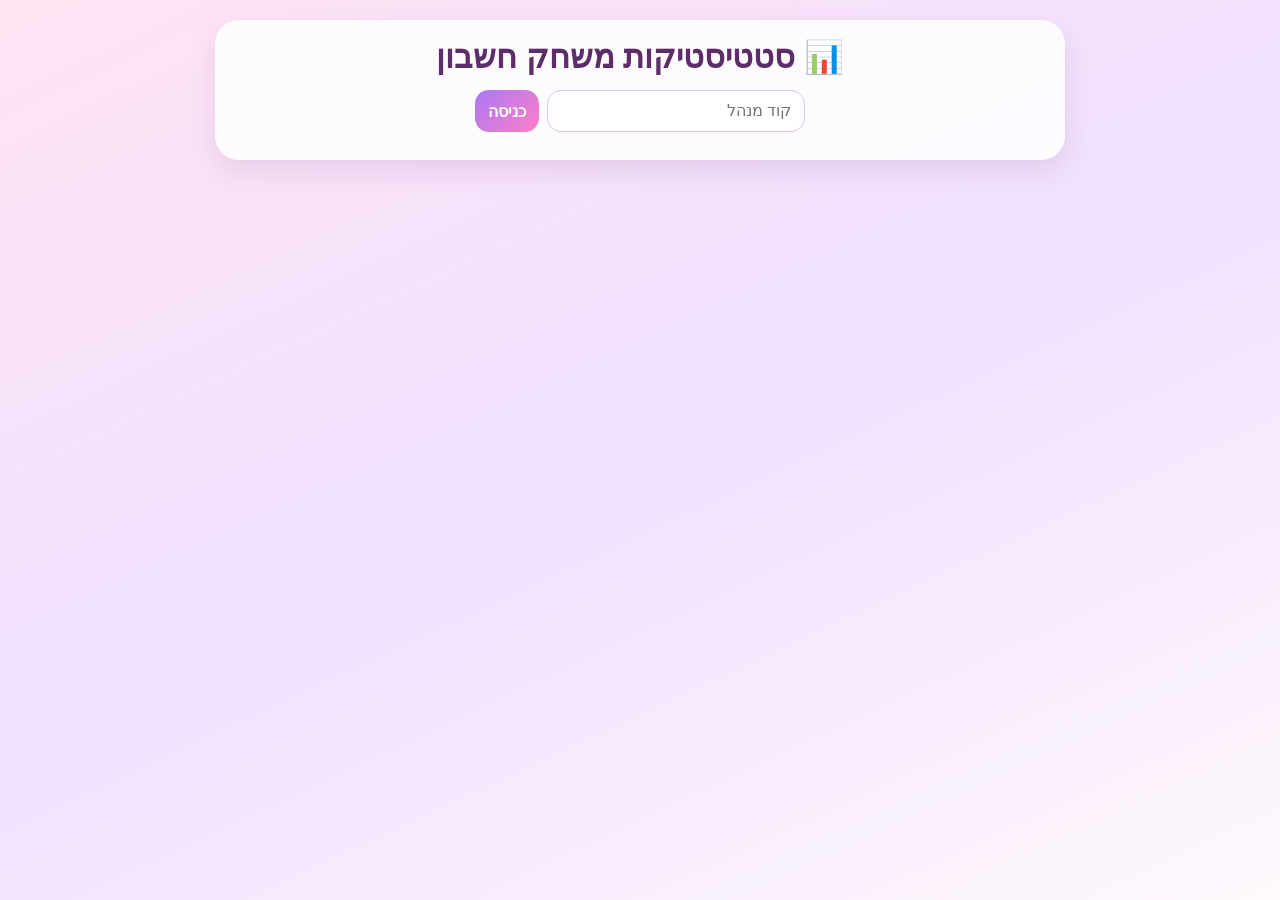
<file: math-game/stats.html>
<!doctype html>
<html lang="he" dir="rtl">
<head>
<meta charset="utf-8">
<meta name="viewport" content="width=device-width,initial-scale=1">
<title>סטטיסטיקות משחק חשבון</title>
<style>
body{margin:0;font-family:Arial,sans-serif;background:linear-gradient(155deg,#ffe4f3,#efe1ff,#fff8fc);color:#5c2d68;min-height:100vh}
.wrap{max-width:850px;margin:auto;padding:20px}
.card{background:#ffffffdd;border-radius:24px;padding:18px;box-shadow:0 10px 28px #6f3d8422;margin-bottom:16px}
h1{margin:0 0 14px;text-align:center}
.login{display:flex;gap:8px;flex-wrap:wrap;justify-content:center}
input,select,button{font:inherit;border-radius:14px;padding:11px 13px;border:1px solid #d9c8e3}
input{min-width:230px}
button{border:0;background:linear-gradient(135deg,#a978f4,#ff7fc8);color:#fff;font-weight:800;cursor:pointer}
.hidden{display:none}
.controls{display:flex;gap:10px;align-items:center;flex-wrap:wrap;margin-bottom:12px}
table{width:100%;border-collapse:collapse;background:#fff;border-radius:16px;overflow:hidden}
th{background:#f3e7ff;padding:10px 6px}
td{padding:9px 6px;border-top:1px solid #f1e6f3;text-align:center;font-weight:700}
td:first-child{direction:ltr}
.msg{text-align:center;color:#966ca0;margin-top:10px}
</style>
</head>
<body>
<div class="wrap">
  <div class="card">
    <h1>📊 סטטיסטיקות משחק חשבון</h1>
    <div id="loginBox" class="login">
      <input id="code" type="password" placeholder="קוד מנהל">
      <button id="load">כניסה</button>
    </div>
    <div id="msg" class="msg"></div>
  </div>

  <div id="dataBox" class="card hidden">
    <div class="controls">
      <strong>שחקן:</strong>
      <select id="player"></select>
    </div>
    <table>
      <thead><tr><th>תרגיל</th><th>נכון</th><th>לא נכון</th><th>זמן</th></tr></thead>
      <tbody id="body"></tbody>
    </table>
  </div>
</div>
<script>
const SUPABASE_URL="https://tsipzmkmiazxnnfaropq.supabase.co";
const SUPABASE_ANON_KEY="eyJhbGciOiJIUzI1NiIsInR5cCI6IkpXVCJ9.eyJpc3MiOiJzdXBhYmFzZSIsInJlZiI6InRzaXB6bWttaWF6eG5uZmFyb3BxIiwicm9sZSI6ImFub24iLCJpYXQiOjE3OTAyMTY4MjMsImV4cCI6MjEwNTc5MjgyM30.0oldj_IXCAmVCTiHM-bsdNiIhP0i821EolT78Js1hI4";
let rows=[];
const $=id=>document.getElementById(id);
function fmt(ms){return ms==null?"—":(ms/1000).toFixed(1)+" שניות"}
async function loadStats(){
  $("msg").textContent="טוען...";
  const code=$("code").value.trim();
  const r=await fetch(SUPABASE_URL+"/rest/v1/rpc/get_math_game_stats",{
    method:"POST",
    headers:{
      "Content-Type":"application/json",
      "apikey":SUPABASE_ANON_KEY,
      "Authorization":"Bearer "+SUPABASE_ANON_KEY
    },
    body:JSON.stringify({p_code:code})
  });
  if(!r.ok){
    $("msg").textContent="קוד לא נכון";
    return;
  }
  rows=await r.json();
  $("msg").textContent="";
  $("loginBox").classList.add("hidden");
  $("dataBox").classList.remove("hidden");
  const players=[...new Set(rows.map(x=>x.player))].sort();
  $("player").innerHTML=players.map(p=>'<option value="'+escapeHtml(p)+'">'+escapeHtml(p)+'</option>').join("");
  render();
}
function escapeHtml(s){return String(s).replace(/[&<>"']/g,c=>({"&":"&amp;","<":"&lt;",">":"&gt;","\"":"&quot;","'":"&#039;"}[c]))}
function render(){
  const p=$("player").value;
  const data=rows.filter(x=>x.player===p);
  $("body").innerHTML=data.map(x=>'<tr><td>'+escapeHtml(x.exercise)+'</td><td>'+x.correct_count+'</td><td>'+x.wrong_count+'</td><td>'+fmt(x.last_correct_ms)+'</td></tr>').join("");
}
$("load").onclick=loadStats;
$("code").addEventListener("keydown",e=>{if(e.key==="Enter")loadStats()});
$("player").onchange=render;
</script>
</body>
</html>
</file>
